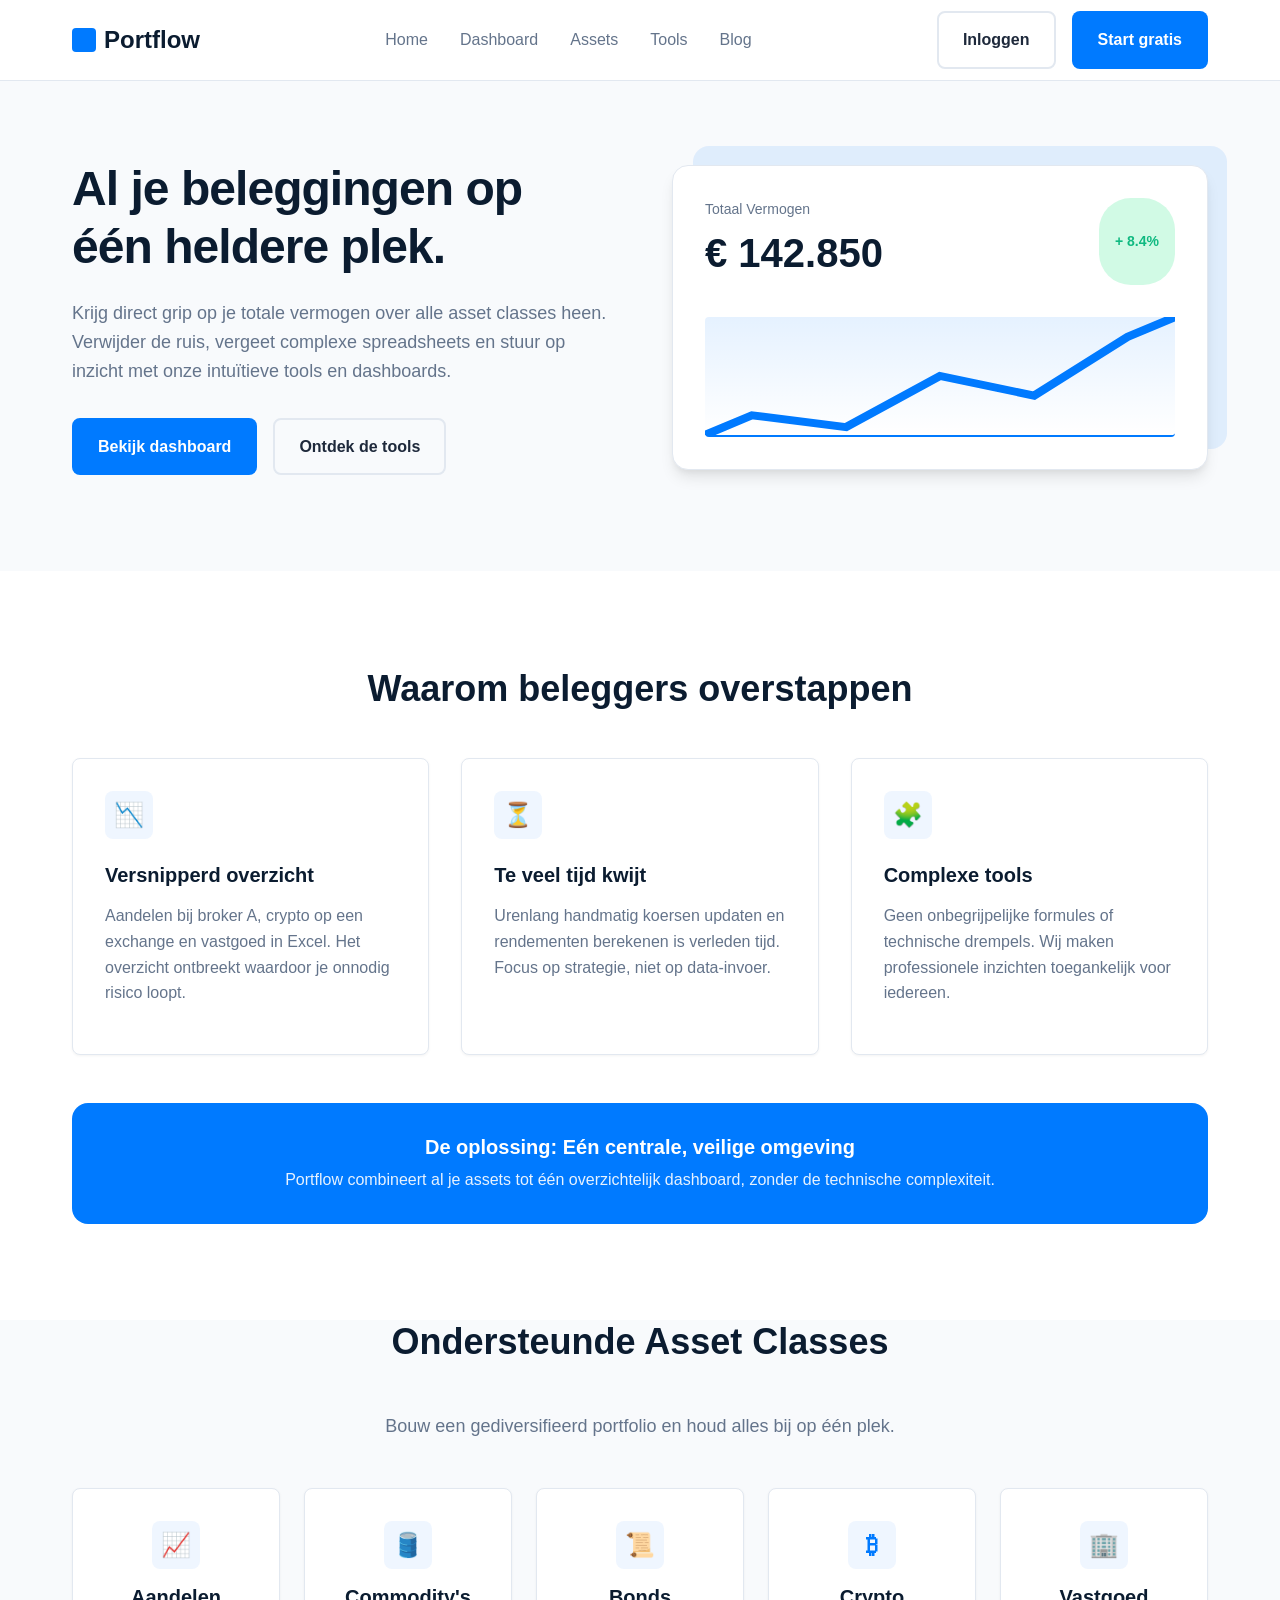
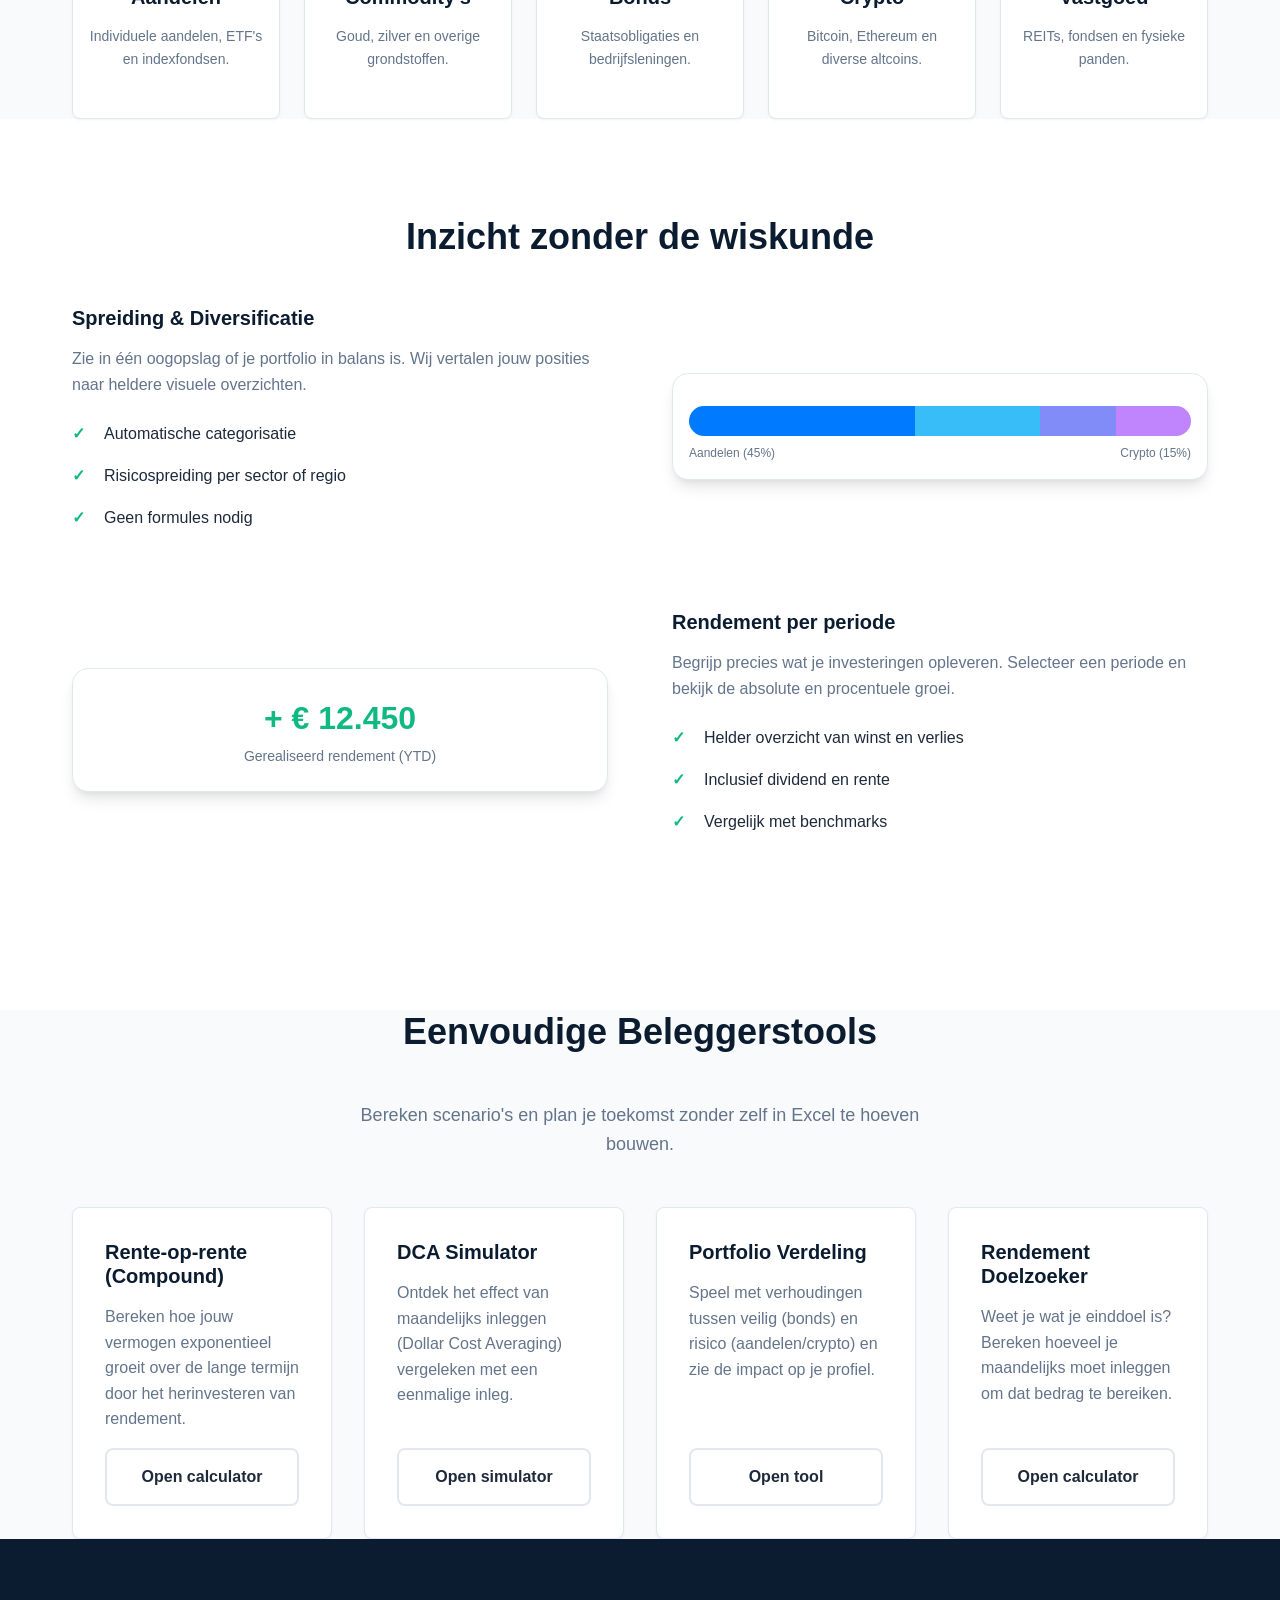
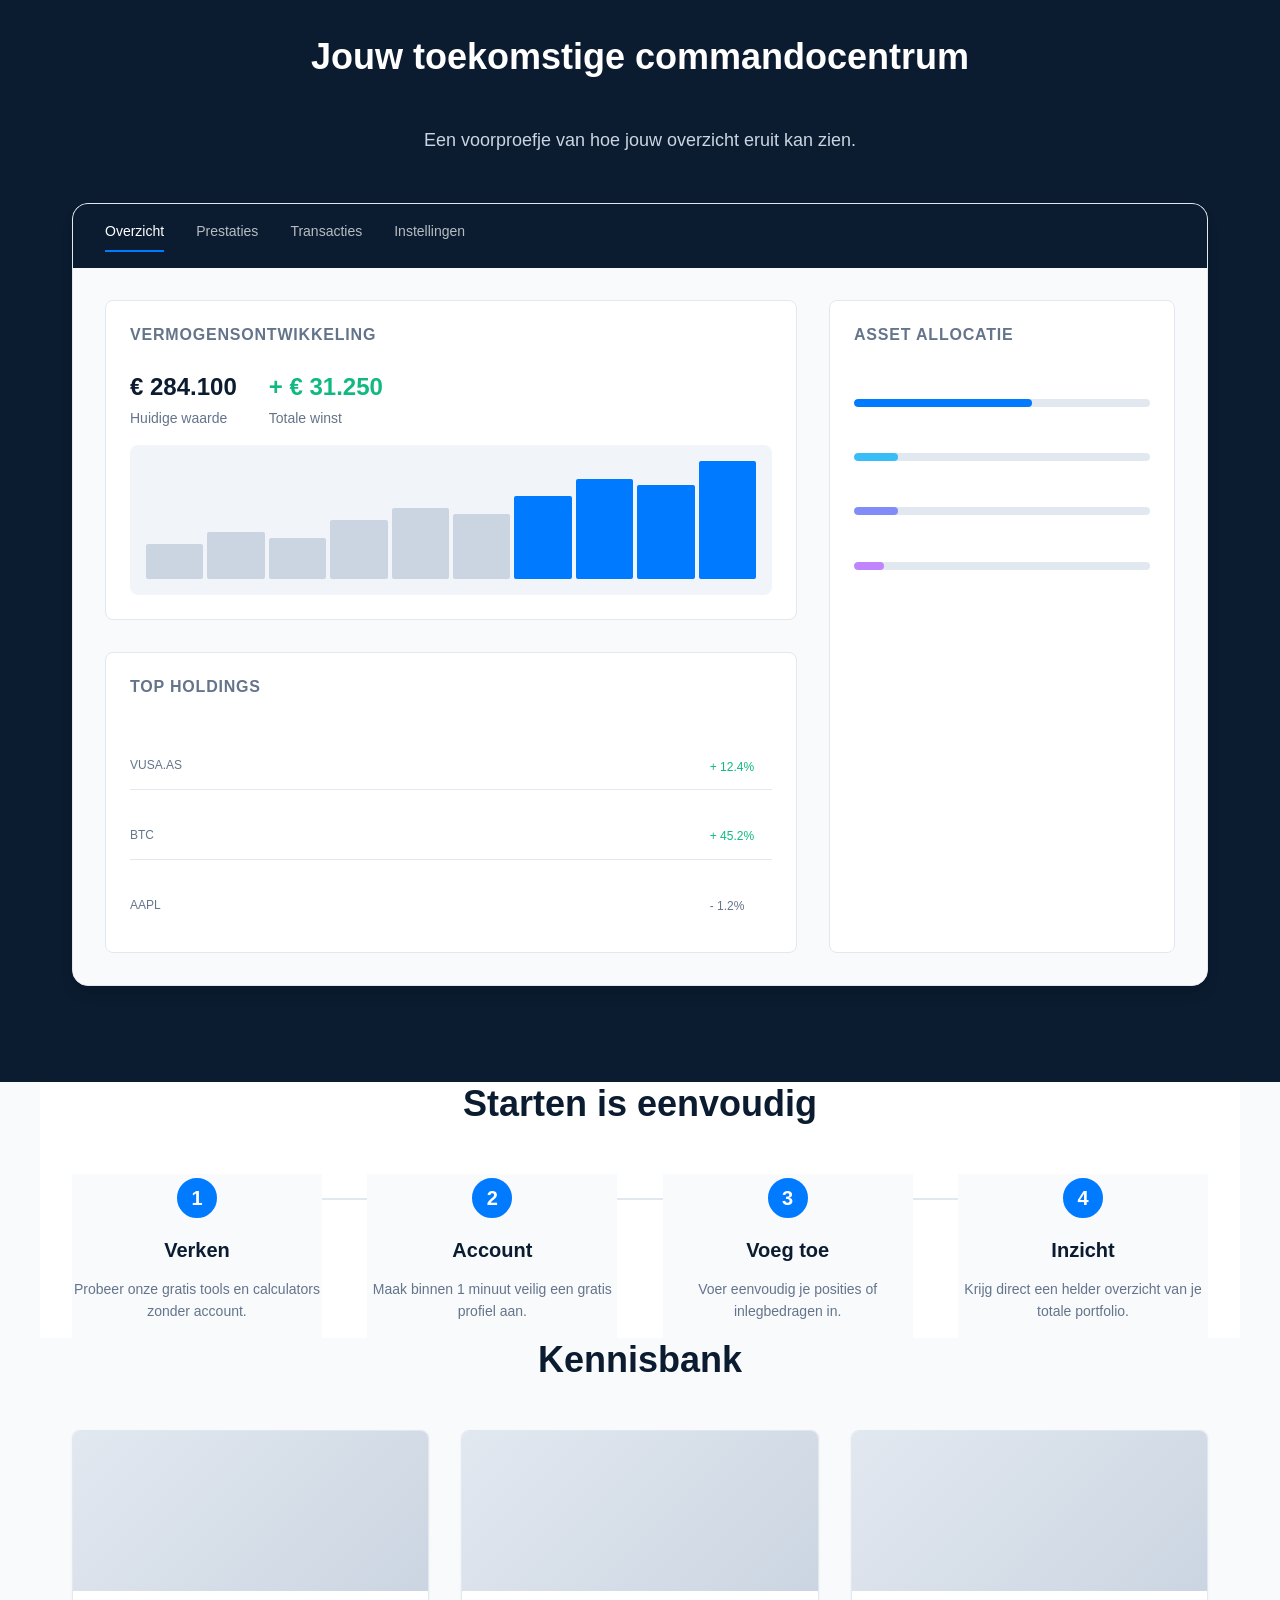
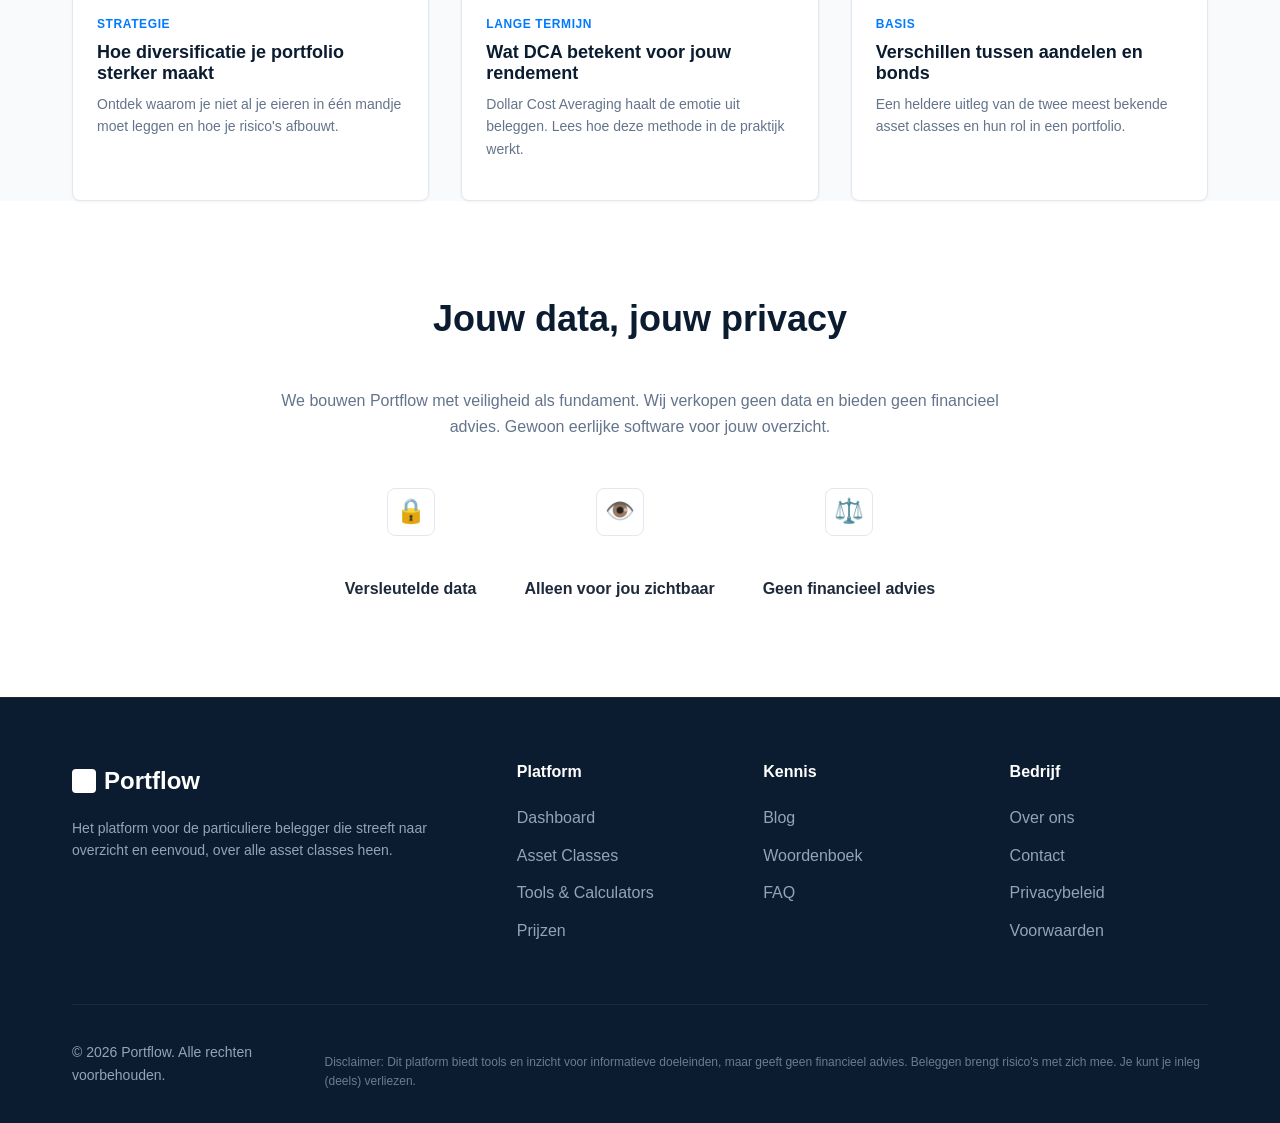
<file: index.html>
<!DOCTYPE html>
<html lang="nl">
<head>
    <meta charset="UTF-8">
    <meta name="viewport" content="width=device-width, initial-scale=1.0">
    <title>Portflow - Al je beleggingen op één heldere plek</title>
    <style>
        /* --- CSS VARIABELEN --- */
        :root {
            --primary-color: #0B1C30;
            --secondary-color: #1A365D;
            --accent-color: #007AFF;
            --accent-hover: #0056b3;
            --bg-color: #F8FAFC;
            --card-bg: #FFFFFF;
            --text-dark: #1E293B;
            --text-light: #64748B;
            --border-color: #E2E8F0;
            --success-color: #10B981;
            --shadow-sm: 0 1px 3px rgba(0,0,0,0.05);
            --shadow-md: 0 4px 6px -1px rgba(0,0,0,0.1), 0 2px 4px -1px rgba(0,0,0,0.06);
            --shadow-lg: 0 10px 15px -3px rgba(0,0,0,0.1), 0 4px 6px -2px rgba(0,0,0,0.05);
            --radius-md: 8px;
            --radius-lg: 16px;
            --font-main: -apple-system, BlinkMacSystemFont, "Segoe UI", Roboto, Helvetica, Arial, sans-serif;
        }

        /* --- RESET & BASIS --- */
        * {
            margin: 0;
            padding: 0;
            box-sizing: border-box;
        }

        body {
            font-family: var(--font-main);
            background-color: var(--bg-color);
            color: var(--text-dark);
            line-height: 1.6;
            -webkit-font-smoothing: antialiased;
        }

        a {
            text-decoration: none;
            color: inherit;
        }

        ul {
            list-style: none;
        }

        img {
            max-width: 100%;
            height: auto;
            display: block;
        }

        /* --- TYPOGRAFIE --- */
        h1, h2, h3, h4 {
            color: var(--primary-color);
            line-height: 1.2;
            margin-bottom: 1rem;
        }

        h1 { font-size: 3rem; font-weight: 800; letter-spacing: -0.02em; }
        h2 { font-size: 2.25rem; font-weight: 700; text-align: center; margin-bottom: 3rem; }
        h3 { font-size: 1.25rem; font-weight: 600; }
        
        p {
            color: var(--text-light);
            margin-bottom: 1rem;
        }

        .subtitle {
            font-size: 1.125rem;
            color: var(--text-light);
            margin-bottom: 2rem;
        }

        /* --- LAYOUT & COMPONENTEN --- */
        .container {
            width: 100%;
            max-width: 1200px;
            margin: 0 auto;
            padding: 0 2rem;
        }

        section {
            padding: 6rem 0;
        }

        .bg-white { background-color: var(--card-bg); }
        .bg-dark { background-color: var(--primary-color); color: white; }
        .bg-dark h2, .bg-dark p { color: white; }
        .bg-dark .subtitle { color: #CBD5E1; }

        /* Knoppen */
        .btn {
            display: inline-block;
            padding: 0.875rem 1.5rem;
            border-radius: var(--radius-md);
            font-weight: 600;
            cursor: pointer;
            transition: all 0.2s ease;
            text-align: center;
            border: 2px solid transparent;
        }

        .btn-primary {
            background-color: var(--accent-color);
            color: white;
        }

        .btn-primary:hover {
            background-color: var(--accent-hover);
            transform: translateY(-1px);
        }

        .btn-outline {
            background-color: transparent;
            border-color: var(--border-color);
            color: var(--text-dark);
        }

        .btn-outline:hover {
            border-color: var(--text-light);
            background-color: #F1F5F9;
        }

        /* --- 1. HEADER / NAVIGATIE --- */
        header {
            position: fixed;
            top: 0;
            left: 0;
            width: 100%;
            background-color: rgba(255, 255, 255, 0.95);
            backdrop-filter: blur(8px);
            border-bottom: 1px solid var(--border-color);
            z-index: 1000;
            transition: all 0.3s ease;
        }

        .navbar {
            display: flex;
            justify-content: space-between;
            align-items: center;
            height: 80px;
        }

        .logo {
            font-size: 1.5rem;
            font-weight: 800;
            color: var(--primary-color);
            display: flex;
            align-items: center;
            gap: 0.5rem;
        }

        .logo-icon {
            width: 24px;
            height: 24px;
            background-color: var(--accent-color);
            border-radius: 4px;
        }

        .nav-links {
            display: flex;
            gap: 2rem;
            align-items: center;
        }

        .nav-links a {
            font-weight: 500;
            color: var(--text-light);
            transition: color 0.2s;
        }

        .nav-links a:hover {
            color: var(--accent-color);
        }

        .nav-actions {
            display: flex;
            align-items: center;
            gap: 1rem;
        }

        .mobile-menu-btn {
            display: none;
            background: none;
            border: none;
            font-size: 1.5rem;
            cursor: pointer;
            color: var(--primary-color);
        }

        /* --- 2. HERO SECTIE --- */
        .hero {
            padding-top: 10rem;
            padding-bottom: 6rem;
            display: grid;
            grid-template-columns: 1fr 1fr;
            gap: 4rem;
            align-items: center;
        }

        .hero-content h1 {
            margin-bottom: 1.5rem;
        }

        .hero-buttons {
            display: flex;
            gap: 1rem;
            margin-top: 2rem;
        }

        .hero-mockup {
            background-color: var(--card-bg);
            border-radius: var(--radius-lg);
            padding: 2rem;
            box-shadow: var(--shadow-lg);
            border: 1px solid var(--border-color);
            position: relative;
        }

        .hero-mockup::before {
            content: '';
            position: absolute;
            top: -20px;
            right: -20px;
            bottom: 20px;
            left: 20px;
            background-color: var(--accent-color);
            border-radius: var(--radius-lg);
            z-index: -1;
            opacity: 0.1;
        }

        .mockup-header {
            display: flex;
            justify-content: space-between;
            margin-bottom: 2rem;
        }

        .mockup-value {
            font-size: 2.5rem;
            font-weight: 700;
            color: var(--primary-color);
        }

        .mockup-badge {
            background-color: #D1FAE5;
            color: var(--success-color);
            padding: 0.5rem 1rem;
            border-radius: 2rem;
            font-weight: 600;
            font-size: 0.875rem;
            display: flex;
            align-items: center;
        }

        /* --- KAARTEN GRIDS --- */
        .grid-3 { display: grid; grid-template-columns: repeat(3, 1fr); gap: 2rem; }
        .grid-4 { display: grid; grid-template-columns: repeat(4, 1fr); gap: 2rem; }
        .grid-5 { display: grid; grid-template-columns: repeat(5, 1fr); gap: 1.5rem; }

        .card {
            background-color: var(--card-bg);
            padding: 2rem;
            border-radius: var(--radius-md);
            box-shadow: var(--shadow-sm);
            border: 1px solid var(--border-color);
            transition: transform 0.2s, box-shadow 0.2s;
        }

        .card:hover {
            transform: translateY(-4px);
            box-shadow: var(--shadow-md);
        }

        .card-icon {
            width: 48px;
            height: 48px;
            background-color: #EFF6FF;
            color: var(--accent-color);
            border-radius: var(--radius-md);
            display: flex;
            align-items: center;
            justify-content: center;
            font-size: 1.5rem;
            margin-bottom: 1.5rem;
            font-weight: bold;
        }

        /* --- 3. WAAROM DIT PLATFORM --- */
        .solution-banner {
            background-color: var(--accent-color);
            color: white;
            padding: 2rem;
            border-radius: var(--radius-lg);
            text-align: center;
            margin-top: 3rem;
        }

        .solution-banner h3 {
            color: white;
            margin-bottom: 0.5rem;
        }
        
        .solution-banner p {
            color: rgba(255,255,255,0.9);
            margin: 0;
        }

        /* --- 4. ASSET CLASSES --- */
        .asset-card {
            text-align: center;
            padding: 2rem 1rem;
        }
        .asset-card .card-icon {
            margin: 0 auto 1rem auto;
        }

        /* --- 5. PLATFORMFUNCTIES --- */
        .feature-grid {
            display: grid;
            grid-template-columns: 1fr 1fr;
            gap: 4rem;
            align-items: center;
            margin-bottom: 4rem;
        }

        .feature-grid:nth-child(even) {
            direction: rtl;
        }

        .feature-grid:nth-child(even) > * {
            direction: ltr;
        }

        .feature-text ul {
            margin-top: 1.5rem;
        }

        .feature-text li {
            position: relative;
            padding-left: 2rem;
            margin-bottom: 1rem;
            color: var(--text-dark);
            font-weight: 500;
        }

        .feature-text li::before {
            content: '✓';
            position: absolute;
            left: 0;
            top: 0;
            color: var(--success-color);
            font-weight: bold;
        }

        /* --- 6. TOOLS / CALCULATORS --- */
        .tool-card {
            display: flex;
            flex-direction: column;
            height: 100%;
        }
        .tool-card .btn {
            margin-top: auto;
            width: 100%;
        }

        /* --- 7. DASHBOARD PREVIEW --- */
        .dashboard-container {
            background-color: var(--card-bg);
            border-radius: var(--radius-lg);
            border: 1px solid var(--border-color);
            box-shadow: var(--shadow-lg);
            overflow: hidden;
        }

        .dashboard-nav {
            background-color: var(--primary-color);
            padding: 1rem 2rem;
            display: flex;
            gap: 2rem;
            color: white;
            font-size: 0.875rem;
            font-weight: 500;
        }

        .dashboard-nav span { opacity: 0.7; }
        .dashboard-nav span.active { opacity: 1; border-bottom: 2px solid var(--accent-color); padding-bottom: 0.5rem; }

        .dashboard-body {
            padding: 2rem;
            display: grid;
            grid-template-columns: 2fr 1fr;
            gap: 2rem;
            background-color: #F8FAFC;
        }

        .dash-panel {
            background-color: white;
            padding: 1.5rem;
            border-radius: var(--radius-md);
            border: 1px solid var(--border-color);
        }

        .dash-panel h4 {
            font-size: 1rem;
            color: var(--text-light);
            margin-bottom: 1.5rem;
            text-transform: uppercase;
            letter-spacing: 0.05em;
        }

        /* Bar chart mockup */
        .allocation-bar {
            margin-bottom: 1rem;
        }
        .allocation-info {
            display: flex;
            justify-content: space-between;
            font-size: 0.875rem;
            margin-bottom: 0.5rem;
            font-weight: 500;
        }
        .progress-bg {
            width: 100%;
            height: 8px;
            background-color: #E2E8F0;
            border-radius: 4px;
            overflow: hidden;
        }
        .progress-fill {
            height: 100%;
            border-radius: 4px;
        }

        /* Top holdings list */
        .holding-item {
            display: flex;
            justify-content: space-between;
            align-items: center;
            padding: 0.75rem 0;
            border-bottom: 1px solid var(--border-color);
        }
        .holding-item:last-child { border-bottom: none; }
        .holding-name { font-weight: 600; font-size: 0.875rem; }
        .holding-ticker { font-size: 0.75rem; color: var(--text-light); }
        .holding-value { font-weight: 600; text-align: right; }

        /* --- 8. HOE HET WERKT --- */
        .steps-container {
            display: flex;
            justify-content: space-between;
            position: relative;
        }

        .steps-container::before {
            content: '';
            position: absolute;
            top: 24px;
            left: 0;
            width: 100%;
            height: 2px;
            background-color: var(--border-color);
            z-index: 1;
        }

        .step {
            position: relative;
            z-index: 2;
            text-align: center;
            width: 22%;
            background-color: var(--bg-color);
        }

        .step-number {
            width: 48px;
            height: 48px;
            background-color: var(--accent-color);
            color: white;
            border-radius: 50%;
            display: flex;
            align-items: center;
            justify-content: center;
            font-size: 1.25rem;
            font-weight: bold;
            margin: 0 auto 1rem auto;
            border: 4px solid var(--bg-color);
        }

        /* --- 9. BLOG / KENNISBANK --- */
        .blog-card {
            padding: 0;
            overflow: hidden;
        }
        .blog-image {
            width: 100%;
            height: 160px;
            background: linear-gradient(135deg, #E2E8F0 0%, #CBD5E1 100%);
        }
        .blog-content {
            padding: 1.5rem;
        }
        .blog-content h3 {
            font-size: 1.125rem;
            margin-bottom: 0.5rem;
        }
        .blog-tag {
            font-size: 0.75rem;
            text-transform: uppercase;
            color: var(--accent-color);
            font-weight: 700;
            letter-spacing: 0.05em;
            margin-bottom: 0.5rem;
            display: block;
        }

        /* --- 10. BETROUWBAARHEID --- */
        .trust-section {
            text-align: center;
            max-width: 800px;
            margin: 0 auto;
        }
        .trust-icons {
            display: flex;
            justify-content: center;
            gap: 3rem;
            margin-top: 3rem;
        }
        .trust-item {
            display: flex;
            flex-direction: column;
            align-items: center;
            gap: 1rem;
        }

        /* --- 11. FOOTER --- */
        footer {
            background-color: var(--primary-color);
            color: #94A3B8;
            padding: 4rem 0 2rem 0;
            border-top: 1px solid #1E293B;
        }

        .footer-grid {
            display: grid;
            grid-template-columns: 2fr 1fr 1fr 1fr;
            gap: 3rem;
            margin-bottom: 3rem;
        }

        .footer-logo {
            color: white;
            font-size: 1.5rem;
            font-weight: 800;
            margin-bottom: 1rem;
            display: flex;
            align-items: center;
            gap: 0.5rem;
        }

        .footer-col h4 {
            color: white;
            margin-bottom: 1.5rem;
            font-size: 1rem;
        }

        .footer-col ul li {
            margin-bottom: 0.75rem;
        }

        .footer-col a {
            transition: color 0.2s;
        }

        .footer-col a:hover {
            color: white;
        }

        .footer-bottom {
            border-top: 1px solid #1E293B;
            padding-top: 2rem;
            display: flex;
            justify-content: space-between;
            align-items: center;
            font-size: 0.875rem;
        }

        .disclaimer {
            font-size: 0.75rem;
            opacity: 0.7;
            margin-top: 1rem;
        }

        /* --- RESPONSIVE DESIGN --- */
        @media (max-width: 992px) {
            .hero { grid-template-columns: 1fr; text-align: center; }
            .hero-buttons { justify-content: center; }
            .grid-4, .grid-5 { grid-template-columns: repeat(2, 1fr); }
            .dashboard-body { grid-template-columns: 1fr; }
            .feature-grid { grid-template-columns: 1fr; gap: 2rem; text-align: center; }
            .feature-grid:nth-child(even) { direction: ltr; }
            .feature-text ul { display: inline-block; text-align: left; }
        }

        @media (max-width: 768px) {
            .nav-links, .nav-actions .btn-outline { display: none; }
            .mobile-menu-btn { display: block; }
            .grid-3, .grid-4, .grid-5 { grid-template-columns: 1fr; }
            .footer-grid { grid-template-columns: 1fr; }
            h1 { font-size: 2.25rem; }
            .steps-container { flex-direction: column; gap: 2rem; }
            .steps-container::before { display: none; }
            .step { width: 100%; display: flex; align-items: center; text-align: left; gap: 1rem; }
            .step-number { margin: 0; }
            .trust-icons { flex-direction: column; gap: 2rem; }
            .footer-bottom { flex-direction: column; text-align: center; gap: 1rem; }
        }
    </style>
</head>
<body>

    <header id="header">
        <div class="container">
            <nav class="navbar">
                <a href="#" class="logo">
                    <div class="logo-icon"></div>
                    Portflow
                </a>
                
                <ul class="nav-links">
                    <li><a href="#home">Home</a></li>
                    <li><a href="#functies">Dashboard</a></li>
                    <li><a href="#assets">Assets</a></li>
                    <li><a href="#tools">Tools</a></li>
                    <li><a href="#blog">Blog</a></li>
                </ul>

                <div class="nav-actions">
                    <a href="#" class="btn btn-outline">Inloggen</a>
                    <a href="#" class="btn btn-primary">Start gratis</a>
                    <button class="mobile-menu-btn">☰</button>
                </div>
            </nav>
        </div>
    </header>

    <main>
        <section id="home" class="hero container">
            <div class="hero-content">
                <h1>Al je beleggingen op één heldere plek.</h1>
                <p class="subtitle">Krijg direct grip op je totale vermogen over alle asset classes heen. Verwijder de ruis, vergeet complexe spreadsheets en stuur op inzicht met onze intuïtieve tools en dashboards.</p>
                <div class="hero-buttons">
                    <a href="#dashboard-preview" class="btn btn-primary">Bekijk dashboard</a>
                    <a href="#tools" class="btn btn-outline">Ontdek de tools</a>
                </div>
            </div>
            
            <div class="hero-mockup">
                <div class="mockup-header">
                    <div>
                        <p style="margin:0; font-size: 0.875rem;">Totaal Vermogen</p>
                        <div class="mockup-value">€ 142.850</div>
                    </div>
                    <div class="mockup-badge">+ 8.4%</div>
                </div>
                <div style="height: 120px; background: linear-gradient(180deg, rgba(0, 122, 255, 0.1) 0%, rgba(255,255,255,0) 100%); border-bottom: 2px solid var(--accent-color); border-radius: 4px; position: relative;">
                    <svg viewBox="0 0 100 30" preserveAspectRatio="none" style="position: absolute; bottom: 0; width: 100%; height: 100%;">
                        <path d="M0,30 L10,25 L30,28 L50,15 L70,20 L90,5 L100,0" fill="none" stroke="var(--accent-color)" stroke-width="2" />
                    </svg>
                </div>
            </div>
        </section>

        <section class="bg-white">
            <div class="container">
                <h2>Waarom beleggers overstappen</h2>
                <div class="grid-3">
                    <div class="card">
                        <div class="card-icon">📉</div>
                        <h3>Versnipperd overzicht</h3>
                        <p>Aandelen bij broker A, crypto op een exchange en vastgoed in Excel. Het overzicht ontbreekt waardoor je onnodig risico loopt.</p>
                    </div>
                    <div class="card">
                        <div class="card-icon">⏳</div>
                        <h3>Te veel tijd kwijt</h3>
                        <p>Urenlang handmatig koersen updaten en rendementen berekenen is verleden tijd. Focus op strategie, niet op data-invoer.</p>
                    </div>
                    <div class="card">
                        <div class="card-icon">🧩</div>
                        <h3>Complexe tools</h3>
                        <p>Geen onbegrijpelijke formules of technische drempels. Wij maken professionele inzichten toegankelijk voor iedereen.</p>
                    </div>
                </div>

                <div class="solution-banner">
                    <h3>De oplossing: Eén centrale, veilige omgeving</h3>
                    <p>Portflow combineert al je assets tot één overzichtelijk dashboard, zonder de technische complexiteit.</p>
                </div>
            </div>
        </section>

        <section id="assets" class="container">
            <h2>Ondersteunde Asset Classes</h2>
            <p class="subtitle" style="text-align: center; max-width: 600px; margin: 0 auto 3rem auto;">Bouw een gediversifieerd portfolio en houd alles bij op één plek.</p>
            
            <div class="grid-5">
                <div class="card asset-card">
                    <div class="card-icon">📈</div>
                    <h3>Aandelen</h3>
                    <p style="font-size: 0.875rem;">Individuele aandelen, ETF's en indexfondsen.</p>
                </div>
                <div class="card asset-card">
                    <div class="card-icon">🛢️</div>
                    <h3>Commodity's</h3>
                    <p style="font-size: 0.875rem;">Goud, zilver en overige grondstoffen.</p>
                </div>
                <div class="card asset-card">
                    <div class="card-icon">📜</div>
                    <h3>Bonds</h3>
                    <p style="font-size: 0.875rem;">Staatsobligaties en bedrijfsleningen.</p>
                </div>
                <div class="card asset-card">
                    <div class="card-icon">₿</div>
                    <h3>Crypto</h3>
                    <p style="font-size: 0.875rem;">Bitcoin, Ethereum en diverse altcoins.</p>
                </div>
                <div class="card asset-card">
                    <div class="card-icon">🏢</div>
                    <h3>Vastgoed</h3>
                    <p style="font-size: 0.875rem;">REITs, fondsen en fysieke panden.</p>
                </div>
            </div>
        </section>

        <section id="functies" class="bg-white">
            <div class="container">
                <h2>Inzicht zonder de wiskunde</h2>
                
                <div class="feature-grid">
                    <div class="feature-mockup">
                        <div class="hero-mockup" style="padding: 1rem;">
                            <div style="display:flex; height: 30px; border-radius: 15px; overflow: hidden; margin-top: 1rem;">
                                <div style="width: 45%; background: var(--accent-color);"></div>
                                <div style="width: 25%; background: #38BDF8;"></div>
                                <div style="width: 15%; background: #818CF8;"></div>
                                <div style="width: 15%; background: #C084FC;"></div>
                            </div>
                            <div style="display:flex; justify-content: space-between; margin-top: 0.5rem; font-size: 0.75rem; color: var(--text-light);">
                                <span>Aandelen (45%)</span>
                                <span>Crypto (15%)</span>
                            </div>
                        </div>
                    </div>
                    <div class="feature-text">
                        <h3>Spreiding & Diversificatie</h3>
                        <p>Zie in één oogopslag of je portfolio in balans is. Wij vertalen jouw posities naar heldere visuele overzichten.</p>
                        <ul>
                            <li>Automatische categorisatie</li>
                            <li>Risicospreiding per sector of regio</li>
                            <li>Geen formules nodig</li>
                        </ul>
                    </div>
                </div>

                <div class="feature-grid">
                    <div class="feature-mockup">
                        <div class="hero-mockup" style="padding: 1.5rem; text-align: center;">
                            <div style="font-size: 2rem; color: var(--success-color); font-weight: bold;">+ € 12.450</div>
                            <p style="margin: 0; font-size: 0.875rem;">Gerealiseerd rendement (YTD)</p>
                        </div>
                    </div>
                    <div class="feature-text">
                        <h3>Rendement per periode</h3>
                        <p>Begrijp precies wat je investeringen opleveren. Selecteer een periode en bekijk de absolute en procentuele groei.</p>
                        <ul>
                            <li>Helder overzicht van winst en verlies</li>
                            <li>Inclusief dividend en rente</li>
                            <li>Vergelijk met benchmarks</li>
                        </ul>
                    </div>
                </div>
            </div>
        </section>

        <section id="tools" class="container">
            <h2>Eenvoudige Beleggerstools</h2>
            <p class="subtitle" style="text-align: center; max-width: 600px; margin: 0 auto 3rem auto;">Bereken scenario's en plan je toekomst zonder zelf in Excel te hoeven bouwen.</p>
            
            <div class="grid-4">
                <div class="card tool-card">
                    <h3>Rente-op-rente (Compound)</h3>
                    <p>Bereken hoe jouw vermogen exponentieel groeit over de lange termijn door het herinvesteren van rendement.</p>
                    <a href="#" class="btn btn-outline">Open calculator</a>
                </div>
                <div class="card tool-card">
                    <h3>DCA Simulator</h3>
                    <p>Ontdek het effect van maandelijks inleggen (Dollar Cost Averaging) vergeleken met een eenmalige inleg.</p>
                    <a href="#" class="btn btn-outline">Open simulator</a>
                </div>
                <div class="card tool-card">
                    <h3>Portfolio Verdeling</h3>
                    <p>Speel met verhoudingen tussen veilig (bonds) en risico (aandelen/crypto) en zie de impact op je profiel.</p>
                    <a href="#" class="btn btn-outline">Open tool</a>
                </div>
                <div class="card tool-card">
                    <h3>Rendement Doelzoeker</h3>
                    <p>Weet je wat je einddoel is? Bereken hoeveel je maandelijks moet inleggen om dat bedrag te bereiken.</p>
                    <a href="#" class="btn btn-outline">Open calculator</a>
                </div>
            </div>
        </section>

        <section id="dashboard-preview" class="bg-dark">
            <div class="container">
                <h2>Jouw toekomstige commandocentrum</h2>
                <p class="subtitle" style="text-align: center; max-width: 600px; margin: 0 auto 3rem auto;">Een voorproefje van hoe jouw overzicht eruit kan zien.</p>

                <div class="dashboard-container">
                    <div class="dashboard-nav">
                        <span class="active">Overzicht</span>
                        <span>Prestaties</span>
                        <span>Transacties</span>
                        <span>Instellingen</span>
                    </div>
                    <div class="dashboard-body">
                        <div>
                            <div class="dash-panel" style="margin-bottom: 2rem;">
                                <h4>Vermogensontwikkeling</h4>
                                <div style="display: flex; gap: 2rem; margin-bottom: 1rem;">
                                    <div>
                                        <div style="font-size: 1.5rem; font-weight: bold; color: var(--primary-color);">€ 284.100</div>
                                        <div style="font-size: 0.875rem; color: var(--text-light);">Huidige waarde</div>
                                    </div>
                                    <div>
                                        <div style="font-size: 1.5rem; font-weight: bold; color: var(--success-color);">+ € 31.250</div>
                                        <div style="font-size: 0.875rem; color: var(--text-light);">Totale winst</div>
                                    </div>
                                </div>
                                <div style="height: 150px; background: #F1F5F9; border-radius: var(--radius-md); display: flex; align-items: flex-end; padding: 1rem; gap: 4px;">
                                    <div style="width: 10%; height: 30%; background: #CBD5E1; border-radius: 2px;"></div>
                                    <div style="width: 10%; height: 40%; background: #CBD5E1; border-radius: 2px;"></div>
                                    <div style="width: 10%; height: 35%; background: #CBD5E1; border-radius: 2px;"></div>
                                    <div style="width: 10%; height: 50%; background: #CBD5E1; border-radius: 2px;"></div>
                                    <div style="width: 10%; height: 60%; background: #CBD5E1; border-radius: 2px;"></div>
                                    <div style="width: 10%; height: 55%; background: #CBD5E1; border-radius: 2px;"></div>
                                    <div style="width: 10%; height: 70%; background: var(--accent-color); border-radius: 2px;"></div>
                                    <div style="width: 10%; height: 85%; background: var(--accent-color); border-radius: 2px;"></div>
                                    <div style="width: 10%; height: 80%; background: var(--accent-color); border-radius: 2px;"></div>
                                    <div style="width: 10%; height: 100%; background: var(--accent-color); border-radius: 2px;"></div>
                                </div>
                            </div>

                            <div class="dash-panel">
                                <h4>Top Holdings</h4>
                                <div class="holding-item">
                                    <div>
                                        <div class="holding-name">S&P 500 ETF</div>
                                        <div class="holding-ticker">VUSA.AS</div>
                                    </div>
                                    <div>
                                        <div class="holding-value">€ 85.000</div>
                                        <div class="holding-ticker" style="color: var(--success-color);">+ 12.4%</div>
                                    </div>
                                </div>
                                <div class="holding-item">
                                    <div>
                                        <div class="holding-name">Bitcoin</div>
                                        <div class="holding-ticker">BTC</div>
                                    </div>
                                    <div>
                                        <div class="holding-value">€ 32.400</div>
                                        <div class="holding-ticker" style="color: var(--success-color);">+ 45.2%</div>
                                    </div>
                                </div>
                                <div class="holding-item">
                                    <div>
                                        <div class="holding-name">Apple Inc.</div>
                                        <div class="holding-ticker">AAPL</div>
                                    </div>
                                    <div>
                                        <div class="holding-value">€ 15.200</div>
                                        <div class="holding-ticker" style="color: var(--text-light);">- 1.2%</div>
                                    </div>
                                </div>
                            </div>
                        </div>

                        <div>
                            <div class="dash-panel" style="height: 100%;">
                                <h4>Asset Allocatie</h4>
                                
                                <div class="allocation-bar">
                                    <div class="allocation-info"><span>Aandelen</span> <span>60%</span></div>
                                    <div class="progress-bg"><div class="progress-fill" style="width: 60%; background-color: var(--accent-color);"></div></div>
                                </div>
                                
                                <div class="allocation-bar">
                                    <div class="allocation-info"><span>Crypto</span> <span>15%</span></div>
                                    <div class="progress-bg"><div class="progress-fill" style="width: 15%; background-color: #38BDF8;"></div></div>
                                </div>

                                <div class="allocation-bar">
                                    <div class="allocation-info"><span>Vastgoed</span> <span>15%</span></div>
                                    <div class="progress-bg"><div class="progress-fill" style="width: 15%; background-color: #818CF8;"></div></div>
                                </div>

                                <div class="allocation-bar">
                                    <div class="allocation-info"><span>Cash / Bonds</span> <span>10%</span></div>
                                    <div class="progress-bg"><div class="progress-fill" style="width: 10%; background-color: #C084FC;"></div></div>
                                </div>
                            </div>
                        </div>
                    </div>
                </div>
            </div>
        </section>

        <section class="container bg-white">
            <h2>Starten is eenvoudig</h2>
            <div class="steps-container">
                <div class="step">
                    <div class="step-number">1</div>
                    <h3>Verken</h3>
                    <p style="font-size: 0.875rem;">Probeer onze gratis tools en calculators zonder account.</p>
                </div>
                <div class="step">
                    <div class="step-number">2</div>
                    <h3>Account</h3>
                    <p style="font-size: 0.875rem;">Maak binnen 1 minuut veilig een gratis profiel aan.</p>
                </div>
                <div class="step">
                    <div class="step-number">3</div>
                    <h3>Voeg toe</h3>
                    <p style="font-size: 0.875rem;">Voer eenvoudig je posities of inlegbedragen in.</p>
                </div>
                <div class="step">
                    <div class="step-number">4</div>
                    <h3>Inzicht</h3>
                    <p style="font-size: 0.875rem;">Krijg direct een helder overzicht van je totale portfolio.</p>
                </div>
            </div>
        </section>

        <section id="blog" class="container">
            <h2>Kennisbank</h2>
            <div class="grid-3">
                <article class="card blog-card">
                    <div class="blog-image"></div>
                    <div class="blog-content">
                        <span class="blog-tag">Strategie</span>
                        <h3>Hoe diversificatie je portfolio sterker maakt</h3>
                        <p style="font-size: 0.875rem;">Ontdek waarom je niet al je eieren in één mandje moet leggen en hoe je risico's afbouwt.</p>
                    </div>
                </article>
                <article class="card blog-card">
                    <div class="blog-image"></div>
                    <div class="blog-content">
                        <span class="blog-tag">Lange termijn</span>
                        <h3>Wat DCA betekent voor jouw rendement</h3>
                        <p style="font-size: 0.875rem;">Dollar Cost Averaging haalt de emotie uit beleggen. Lees hoe deze methode in de praktijk werkt.</p>
                    </div>
                </article>
                <article class="card blog-card">
                    <div class="blog-image"></div>
                    <div class="blog-content">
                        <span class="blog-tag">Basis</span>
                        <h3>Verschillen tussen aandelen en bonds</h3>
                        <p style="font-size: 0.875rem;">Een heldere uitleg van de twee meest bekende asset classes en hun rol in een portfolio.</p>
                    </div>
                </article>
            </div>
        </section>

        <section class="bg-white">
            <div class="container trust-section">
                <h2>Jouw data, jouw privacy</h2>
                <p>We bouwen Portflow met veiligheid als fundament. Wij verkopen geen data en bieden geen financieel advies. Gewoon eerlijke software voor jouw overzicht.</p>
                
                <div class="trust-icons">
                    <div class="trust-item">
                        <div class="card-icon" style="background: transparent; border: 1px solid var(--border-color);">🔒</div>
                        <span style="font-weight: 600;">Versleutelde data</span>
                    </div>
                    <div class="trust-item">
                        <div class="card-icon" style="background: transparent; border: 1px solid var(--border-color);">👁️</div>
                        <span style="font-weight: 600;">Alleen voor jou zichtbaar</span>
                    </div>
                    <div class="trust-item">
                        <div class="card-icon" style="background: transparent; border: 1px solid var(--border-color);">⚖️</div>
                        <span style="font-weight: 600;">Geen financieel advies</span>
                    </div>
                </div>
            </div>
        </section>
    </main>

    <footer>
        <div class="container">
            <div class="footer-grid">
                <div class="footer-col" style="grid-column: span 1;">
                    <div class="footer-logo">
                        <div class="logo-icon" style="background-color: white;"></div>
                        Portflow
                    </div>
                    <p style="font-size: 0.875rem; color: #94A3B8; margin-top: 1rem;">
                        Het platform voor de particuliere belegger die streeft naar overzicht en eenvoud, over alle asset classes heen.
                    </p>
                </div>
                
                <div class="footer-col">
                    <h4>Platform</h4>
                    <ul>
                        <li><a href="#functies">Dashboard</a></li>
                        <li><a href="#assets">Asset Classes</a></li>
                        <li><a href="#tools">Tools & Calculators</a></li>
                        <li><a href="#">Prijzen</a></li>
                    </ul>
                </div>

                <div class="footer-col">
                    <h4>Kennis</h4>
                    <ul>
                        <li><a href="#blog">Blog</a></li>
                        <li><a href="#">Woordenboek</a></li>
                        <li><a href="#">FAQ</a></li>
                    </ul>
                </div>

                <div class="footer-col">
                    <h4>Bedrijf</h4>
                    <ul>
                        <li><a href="#">Over ons</a></li>
                        <li><a href="#">Contact</a></li>
                        <li><a href="#">Privacybeleid</a></li>
                        <li><a href="#">Voorwaarden</a></li>
                    </ul>
                </div>
            </div>

            <div class="footer-bottom">
                <div>&copy; 2026 Portflow. Alle rechten voorbehouden.</div>
                <div class="disclaimer">
                    Disclaimer: Dit platform biedt tools en inzicht voor informatieve doeleinden, maar geeft geen financieel advies. Beleggen brengt risico's met zich mee. Je kunt je inleg (deels) verliezen.
                </div>
            </div>
        </div>
    </footer>

    <script>
        // Voegt een subtiele schaduw toe aan de header bij het scrollen
        const header = document.getElementById('header');
        window.addEventListener('scroll', () => {
            if (window.scrollY > 10) {
                header.style.boxShadow = '0 4px 6px -1px rgba(0,0,0,0.1)';
            } else {
                header.style.boxShadow = 'none';
            }
        });

        // Simpele mobile menu toggle (visueel)
        const menuBtn = document.querySelector('.mobile-menu-btn');
        const navLinks = document.querySelector('.nav-links');
        
        menuBtn.addEventListener('click', () => {
            if (navLinks.style.display === 'flex') {
                navLinks.style.display = 'none';
            } else {
                navLinks.style.display = 'flex';
                navLinks.style.flexDirection = 'column';
                navLinks.style.position = 'absolute';
                navLinks.style.top = '80px';
                navLinks.style.left = '0';
                navLinks.style.width = '100%';
                navLinks.style.backgroundColor = 'white';
                navLinks.style.padding = '1rem';
                navLinks.style.boxShadow = '0 4px 6px -1px rgba(0,0,0,0.1)';
            }
        });
    </script>
</body>
</html>
</file>
